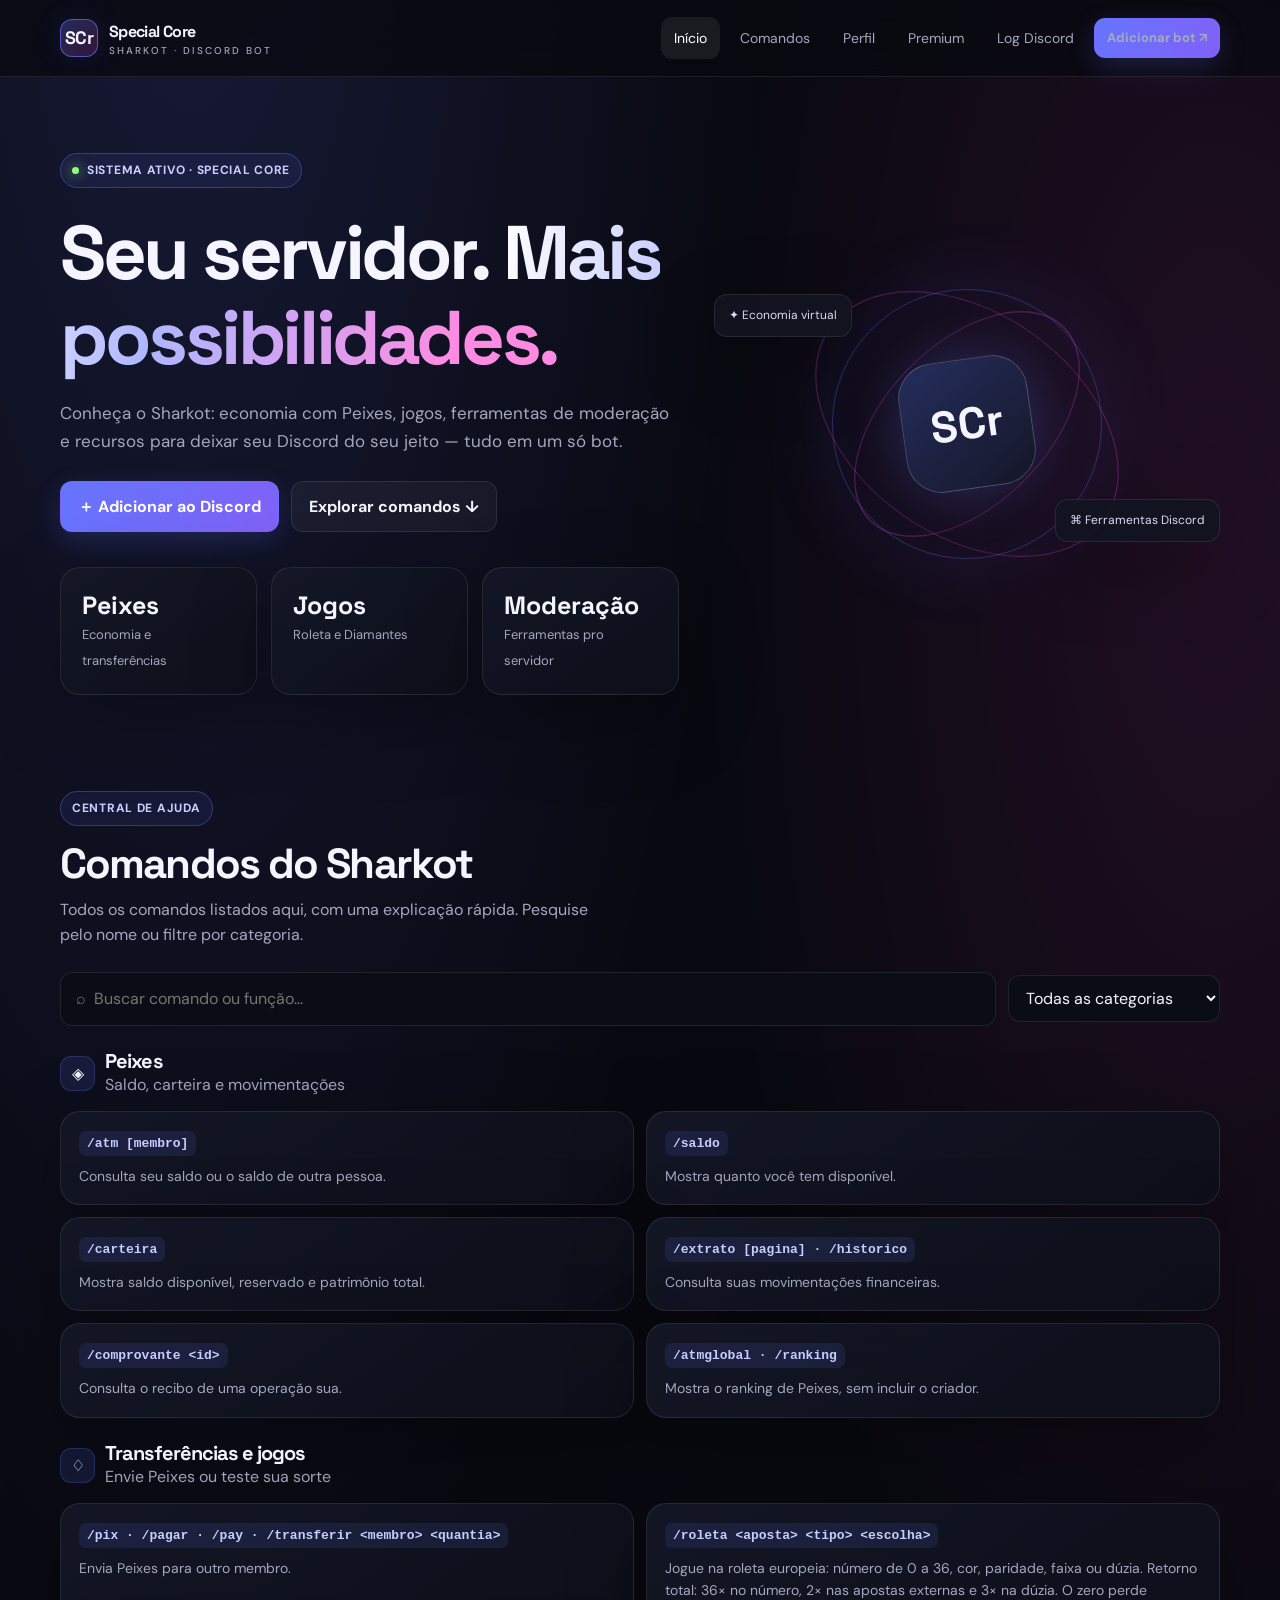
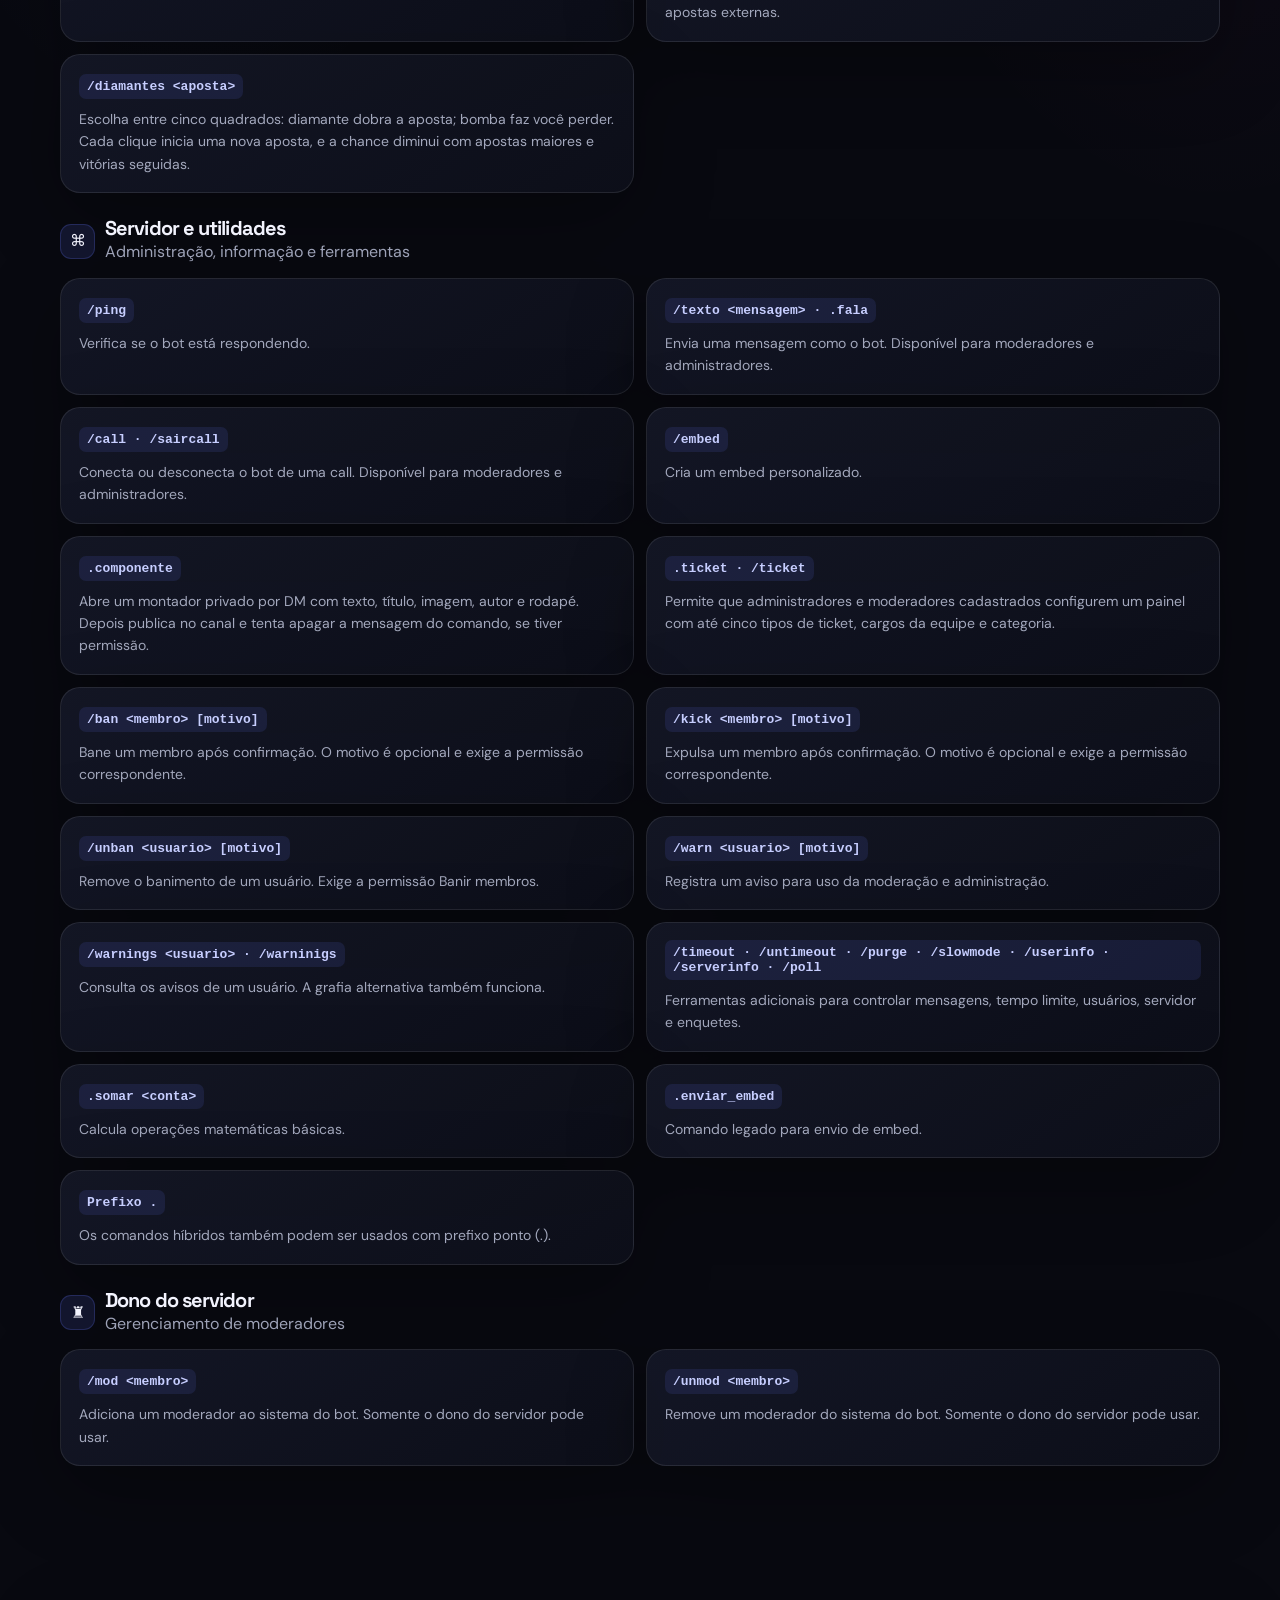
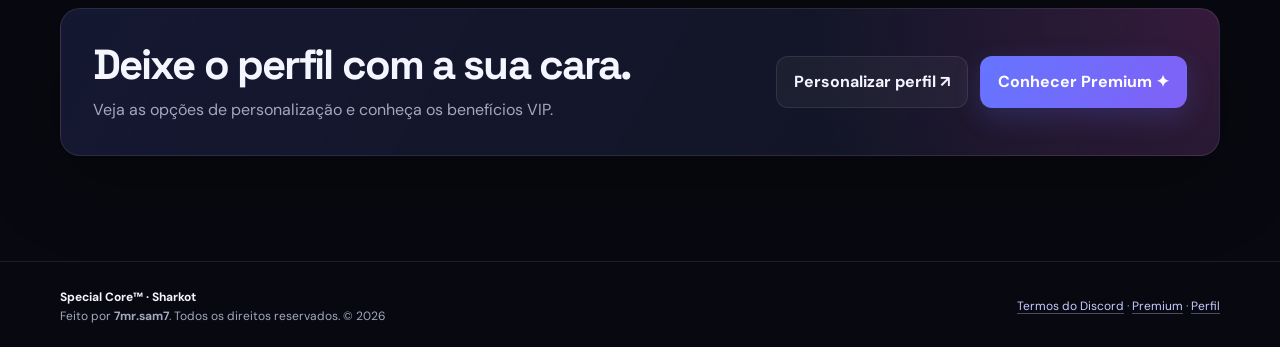
<file: index.html>
<!doctype html>
<html lang="pt-BR">
<head>
<meta charset="utf-8"><meta name="viewport" content="width=device-width,initial-scale=1">
<meta name="theme-color" content="#080910"><meta name="description" content="Sharkot — economia, jogos e ferramentas para seu servidor Discord.">
<title>Sharkot — Special Core</title><link rel="stylesheet" href="style.css">
</head>
<body>
<header class="site-header"><nav class="nav container">
<a class="brand" href="index.html"><span class="brand-mark">SCr</span><span>Special Core<small>SHARKOT · DISCORD BOT</small></span></a>
<div class="nav-links"><a class="active" href="index.html">Início</a><a href="#comandos">Comandos</a><a href="perfil.html">Perfil</a><a href="premium.html">Premium</a><a href="login.html">Log Discord</a><a class="btn small" href="https://discord.com/oauth2/authorize?client_id=1548184820872380517" target="_blank" rel="noopener">Adicionar bot ↗</a></div>
</nav></header>
<main>
<section class="hero container"><div class="hero-grid">
<div><span class="eyebrow"><span class="pulse"></span> Sistema ativo · Special Core</span><h1>Seu servidor. <span class="gradient">Mais possibilidades.</span></h1>
<p class="lead">Conheça o Sharkot: economia com Peixes, jogos, ferramentas de moderação e recursos para deixar seu Discord do seu jeito — tudo em um só bot.</p>
<div class="hero-actions"><a class="btn" href="https://discord.com/oauth2/authorize?client_id=1548184820872380517" target="_blank" rel="noopener">＋ Adicionar ao Discord</a><a class="btn secondary" href="#comandos">Explorar comandos ↓</a></div>
<div class="stat-grid"><div class="panel stat"><strong>Peixes</strong><span>Economia e transferências</span></div><div class="panel stat"><strong>Jogos</strong><span>Roleta e Diamantes</span></div><div class="panel stat"><strong>Moderação</strong><span>Ferramentas pro servidor</span></div></div></div>
<div class="hero-art" aria-label="Arte abstrata da Special Core"><div class="orbit"></div><div class="core-logo">SCr</div><div class="float-tag tag-one">✦ Economia virtual</div><div class="float-tag tag-two">⌘ Ferramentas Discord</div></div>
</div></section>
<section class="section container" id="comandos"><div class="section-head"><div><span class="eyebrow">Central de ajuda</span><h2 style="margin-top:14px">Comandos do Sharkot</h2><p>Todos os comandos listados aqui, com uma explicação rápida. Pesquise pelo nome ou filtre por categoria.</p></div></div>
<div class="toolbar"><input class="search" id="commandSearch" type="search" placeholder="⌕  Buscar comando ou função..." aria-label="Buscar comandos"><select class="filter" id="categoryFilter" aria-label="Filtrar categoria"><option value="all">Todas as categorias</option><option value="peixes">Peixes</option><option value="jogos">Transferências e jogos</option><option value="servidor">Servidor e utilidades</option><option value="dono">Dono do servidor</option></select></div>
<div id="commands">
<section class="command-group" data-category="peixes"><div class="group-title"><span class="symbol">◈</span><div><h3>Peixes</h3><span class="muted">Saldo, carteira e movimentações</span></div></div><div class="command-grid">
<article class="panel command" data-search="/atm membro saldo consultar"><code>/atm [membro]</code><p>Consulta seu saldo ou o saldo de outra pessoa.</p></article>
<article class="panel command" data-search="/saldo saldo"><code>/saldo</code><p>Mostra quanto você tem disponível.</p></article>
<article class="panel command" data-search="/carteira patrimônio reservado"><code>/carteira</code><p>Mostra saldo disponível, reservado e patrimônio total.</p></article>
<article class="panel command" data-search="/extrato /historico histórico movimentações página"><code>/extrato [pagina] · /historico</code><p>Consulta suas movimentações financeiras.</p></article>
<article class="panel command" data-search="/comprovante id recibo operação"><code>/comprovante &lt;id&gt;</code><p>Consulta o recibo de uma operação sua.</p></article>
<article class="panel command" data-search="/atmglobal /ranking ranking classificação"><code>/atmglobal · /ranking</code><p>Mostra o ranking de Peixes, sem incluir o criador.</p></article>
</div></section>
<section class="command-group" data-category="jogos"><div class="group-title"><span class="symbol">♢</span><div><h3>Transferências e jogos</h3><span class="muted">Envie Peixes ou teste sua sorte</span></div></div><div class="command-grid">
<article class="panel command" data-search="/pix /pagar /pay /transferir membro quantia enviar transferência"><code>/pix · /pagar · /pay · /transferir &lt;membro&gt; &lt;quantia&gt;</code><p>Envia Peixes para outro membro.</p></article>
<article class="panel command" data-search="/roleta aposta tipo escolha número cor vermelho preto paridade dúzia"><code>/roleta &lt;aposta&gt; &lt;tipo&gt; &lt;escolha&gt;</code><p>Jogue na roleta europeia: número de 0 a 36, cor, paridade, faixa ou dúzia. Retorno total: 36× no número, 2× nas apostas externas e 3× na dúzia. O zero perde apostas externas.</p></article>
<article class="panel command" data-search="/diamantes aposta bomba quadradinhos"><code>/diamantes &lt;aposta&gt;</code><p>Escolha entre cinco quadrados: diamante dobra a aposta; bomba faz você perder. Cada clique inicia uma nova aposta, e a chance diminui com apostas maiores e vitórias seguidas.</p></article>
</div></section>
<section class="command-group" data-category="servidor"><div class="group-title"><span class="symbol">⌘</span><div><h3>Servidor e utilidades</h3><span class="muted">Administração, informação e ferramentas</span></div></div><div class="command-grid">
<article class="panel command" data-search="/ping resposta bot"><code>/ping</code><p>Verifica se o bot está respondendo.</p></article>
<article class="panel command" data-search="/texto mensagem moderadores administradores .fala"><code>/texto &lt;mensagem&gt; · .fala</code><p>Envia uma mensagem como o bot. Disponível para moderadores e administradores.</p></article>
<article class="panel command" data-search="/call /saircall voz chamada moderadores"><code>/call · /saircall</code><p>Conecta ou desconecta o bot de uma call. Disponível para moderadores e administradores.</p></article>
<article class="panel command" data-search="/embed embed personalizado"><code>/embed</code><p>Cria um embed personalizado.</p></article>
<article class="panel command" data-search=".componente componente montador DM texto título imagem autor rodapé"><code>.componente</code><p>Abre um montador privado por DM com texto, título, imagem, autor e rodapé. Depois publica no canal e tenta apagar a mensagem do comando, se tiver permissão.</p></article>
<article class="panel command" data-search=".ticket /ticket tickets equipe categoria painel"><code>.ticket · /ticket</code><p>Permite que administradores e moderadores cadastrados configurem um painel com até cinco tipos de ticket, cargos da equipe e categoria.</p></article>
<article class="panel command" data-search="/ban membro motivo banir confirmação"><code>/ban &lt;membro&gt; [motivo]</code><p>Bane um membro após confirmação. O motivo é opcional e exige a permissão correspondente.</p></article>
<article class="panel command" data-search="/kick membro motivo expulsar confirmação"><code>/kick &lt;membro&gt; [motivo]</code><p>Expulsa um membro após confirmação. O motivo é opcional e exige a permissão correspondente.</p></article>
<article class="panel command" data-search="/unban usuário motivo banimento banir membros"><code>/unban &lt;usuario&gt; [motivo]</code><p>Remove o banimento de um usuário. Exige a permissão Banir membros.</p></article>
<article class="panel command" data-search="/warn usuário motivo aviso"><code>/warn &lt;usuario&gt; [motivo]</code><p>Registra um aviso para uso da moderação e administração.</p></article>
<article class="panel command" data-search="/warnings /warninigs avisos consultar"><code>/warnings &lt;usuario&gt; · /warninigs</code><p>Consulta os avisos de um usuário. A grafia alternativa também funciona.</p></article>
<article class="panel command" data-search="/timeout /untimeout /purge /slowmode /userinfo /serverinfo /poll ferramentas"><code>/timeout · /untimeout · /purge · /slowmode · /userinfo · /serverinfo · /poll</code><p>Ferramentas adicionais para controlar mensagens, tempo limite, usuários, servidor e enquetes.</p></article>
<article class="panel command" data-search=".somar conta matemática cálculo"><code>.somar &lt;conta&gt;</code><p>Calcula operações matemáticas básicas.</p></article>
<article class="panel command" data-search=".enviar_embed legado"><code>.enviar_embed</code><p>Comando legado para envio de embed.</p></article>
<article class="panel command" data-search="prefixo ponto híbridos . comandos"><code>Prefixo <b>.</b></code><p>Os comandos híbridos também podem ser usados com prefixo ponto (.).</p></article>
</div></section>
<section class="command-group" data-category="dono"><div class="group-title"><span class="symbol">♜</span><div><h3>Dono do servidor</h3><span class="muted">Gerenciamento de moderadores</span></div></div><div class="command-grid">
<article class="panel command" data-search="/mod membro adicionar moderador dono"><code>/mod &lt;membro&gt;</code><p>Adiciona um moderador ao sistema do bot. Somente o dono do servidor pode usar.</p></article>
<article class="panel command" data-search="/unmod membro remover moderador dono"><code>/unmod &lt;membro&gt;</code><p>Remove um moderador do sistema do bot. Somente o dono do servidor pode usar.</p></article>
</div></section>
</div><div class="panel empty" id="emptyState">Nenhum comando encontrado. Tente outro termo.</div>
</section>
<section class="section container"><div class="panel cta"><div><h2>Deixe o perfil com a sua cara.</h2><p>Veja as opções de personalização e conheça os benefícios VIP.</p></div><div class="hero-actions"><a class="btn secondary" href="perfil.html">Personalizar perfil ↗</a><a class="btn" href="premium.html">Conhecer Premium ✦</a></div></div></section>
</main>
<footer class="site-footer"><div class="container footer-inner"><div><div class="footer-brand">Special Core™ · Sharkot</div><div>Feito por <strong>7mr.sam7</strong>. Todos os direitos reservados. © <span id="year"></span></div></div><div><a href="https://discord.com/terms" target="_blank" rel="noopener">Termos do Discord</a> · <a href="premium.html">Premium</a> · <a href="perfil.html">Perfil</a></div></div></footer>
<div class="toast" id="toast" role="status" aria-live="polite"></div>
<script>
document.getElementById('year').textContent=new Date().getFullYear();
const search=document.getElementById('commandSearch'),filter=document.getElementById('categoryFilter'),groups=[...document.querySelectorAll('.command-group')],cards=[...document.querySelectorAll('.command')],empty=document.getElementById('emptyState');
function filterCommands(){let q=search.value.toLowerCase().trim(),cat=filter.value,visible=0;groups.forEach(g=>{let groupVisible=0;const categoryOK=cat==='all'||g.dataset.category===cat;g.querySelectorAll('.command').forEach(c=>{let ok=categoryOK&&((c.innerText+' '+(c.dataset.search||'')).toLowerCase().includes(q));c.classList.toggle('hidden',!ok);if(ok){visible++;groupVisible++}});g.classList.toggle('hidden',groupVisible===0)});empty.style.display=visible?'none':'block'}
search.addEventListener('input',filterCommands);filter.addEventListener('change',filterCommands);
</script>

<script>
const API_URL = "https://special-core-backend.onrender.com";

async function carregarConfiguracoes() {
    try {
        const resposta = await fetch(`${API_URL}/api/settings`);

        if (!resposta.ok) {
            throw new Error("Erro ao buscar configurações");
        }

        const dados = await resposta.json();

        console.log("Configurações carregadas:", dados.settings);

        return dados.settings;
    } catch (erro) {
        console.error("Erro ao conectar com o backend:", erro);
        return null;
    }
}

document.addEventListener("DOMContentLoaded", async () => {
    const configuracoes = await carregarConfiguracoes();

    if (configuracoes) {
        console.log("Backend conectado ao site!");
    }
});
</script>
</body></html>
</file>
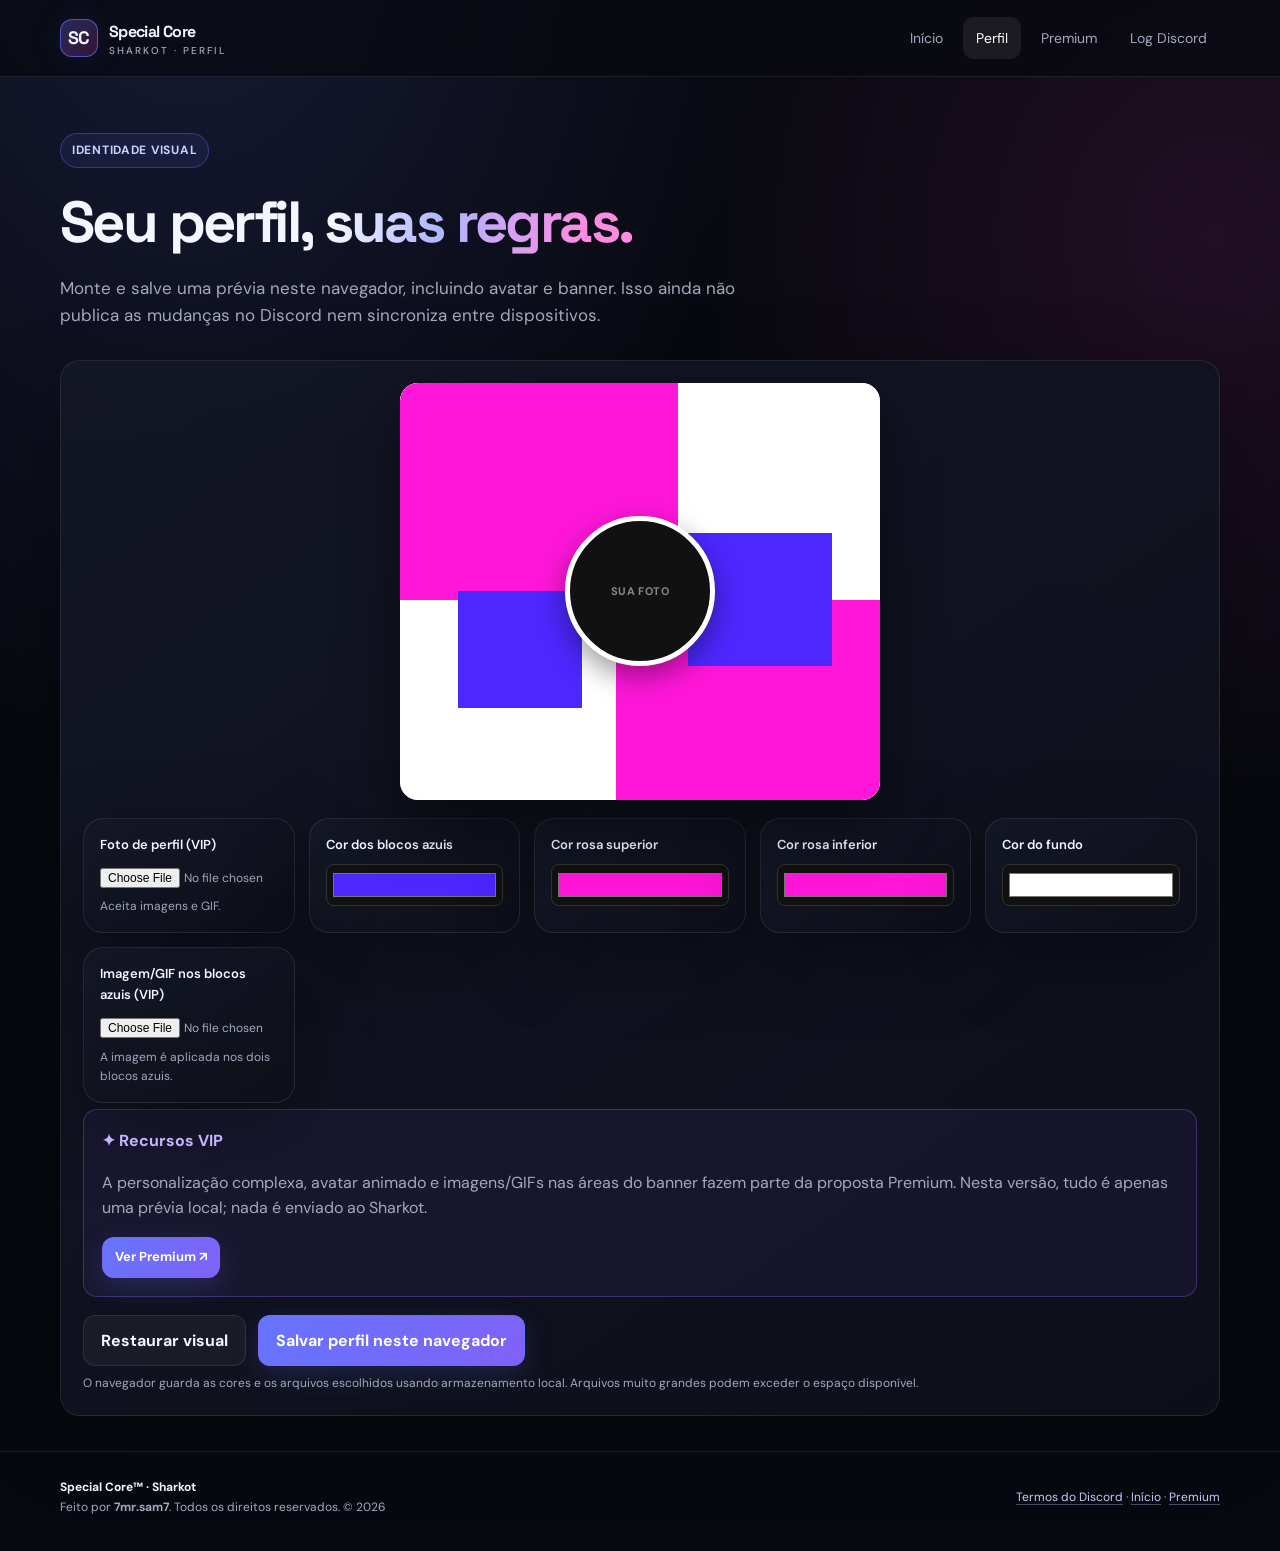
<file: perfil.html>
<!doctype html>
<html lang="pt-BR">
<head>
  <meta charset="utf-8">
  <meta name="viewport" content="width=device-width, initial-scale=1">
  <meta name="theme-color" content="#080910">
  <title>Perfil — Special Core</title>
  <link rel="stylesheet" href="style.css">
  <style>
    /* ========== PREVIEW DO PERFIL (baseado no modelo) ========== */
    <style>
  /* ========== PREVIEW DO PERFIL ========== */
  .profile-wrap {
    display: grid;
    gap: 32px;
  }

  .profile-preview {
    position: relative;
    width: 100%;
    max-width: 480px;
    aspect-ratio: 1.15 / 1;
    margin: 0 auto;
    background: var(--profile-bg, #ffffff);
    border-radius: 18px;
    overflow: hidden;
    box-shadow: 0 25px 60px rgba(0, 0, 0, 0.45);
  }

  .shape {
    position: absolute;
  }

  /* Rosa superior (esquerda) */
  .shape-pink-top {
    top: 0;
    left: 0;
    width: 58%;
    height: 52%;
    background: var(--pink-a, #ff16d9);
  }

  /* Rosa inferior (direita) */
  .shape-pink-bottom {
    bottom: 0;
    right: 0;
    width: 55%;
    height: 48%;
    background: var(--pink-b, #ff16d9);
  }

  /* Azul esquerdo (mais baixo) */
  .shape-blue-left {
    bottom: 22%;
    left: 12%;
    width: 26%;
    height: 28%;
    background-color: var(--banner, #4d27ff);
    background-size: cover;
    background-position: center;
  }

  /* Azul direito */
  .shape-blue-right {
    top: 36%;
    right: 10%;
    width: 30%;
    height: 32%;
    background-color: var(--banner, #4d27ff);
    background-size: cover;
    background-position: center;
  }

  /* Avatar central */
  .profile-avatar {
    position: absolute;
    top: 50%;
    left: 50%;
    transform: translate(-50%, -50%);
    width: 34%;
    max-width: 150px;
    aspect-ratio: 1;
    border-radius: 50%;
    background: #111;
    border: 5px solid var(--profile-bg, #ffffff);
    overflow: hidden;
    display: grid;
    place-items: center;
    z-index: 20;
    box-shadow: 0 10px 28px rgba(0, 0, 0, 0.4);
  }

  .profile-avatar img {
    width: 100%;
    height: 100%;
    object-fit: cover;
    display: none;
    border-radius: 50%;
  }

  .avatar-placeholder {
    font-size: 11px;
    font-weight: 700;
    letter-spacing: 0.04em;
    color: #888;
    text-align: center;
    padding: 8px;
    line-height: 1.3;
  }

  /* Controles */
  .profile-controls {
    display: grid;
    grid-template-columns: repeat(auto-fit, minmax(200px, 1fr));
    gap: 14px;
  }

  .control-card {
    padding: 16px;
  }

  .control-card label {
    display: block;
    font-size: 13px;
    font-weight: 600;
    margin-bottom: 8px;
  }

  .control-card input[type="file"],
  .control-card input[type="color"] {
    width: 100%;
  }

  .control-card input[type="color"] {
    height: 42px;
    padding: 4px;
    border-radius: 8px;
    border: 1px solid #333;
    background: #111;
    cursor: pointer;
  }

  .vip-lock {
    margin-top: 6px;
    padding: 18px;
    border-radius: 14px;
    border: 1px solid rgba(139, 92, 246, 0.35);
    background: rgba(139, 92, 246, 0.08);
  }

  .vip-lock strong {
    display: block;
    margin-bottom: 6px;
    color: #c4b5fd;
  }

  .admin-actions {
    display: flex;
    gap: 12px;
    flex-wrap: wrap;
    margin-top: 18px;
  }

  @media (max-width: 560px) {
    .profile-preview {
      max-width: 100%;
    }
    .profile-avatar {
      width: 38%;
    }
  }
</style>
  </style>
</head>
<body>
  <header class="site-header">
    <nav class="nav container">
      <a class="brand" href="index.html">
        <span class="brand-mark">SC</span>
        <span>Special Core<small>SHARKOT · PERFIL</small></span>
      </a>
      <div class="nav-links">
        <a href="index.html">Início</a>
        <a class="active" href="perfil.html">Perfil</a>
        <a href="premium.html">Premium</a>
        <a href="login.html">Log Discord</a>
      </div>
    </nav>
  </header>

  <main class="container">
    <section class="page-hero">
      <span class="eyebrow">Identidade visual</span>
      <h1>Seu perfil, <span class="gradient">suas regras.</span></h1>
      <p class="lead">
        Monte e salve uma prévia neste navegador, incluindo avatar e banner.
        Isso ainda não publica as mudanças no Discord nem sincroniza entre dispositivos.
      </p>
    </section>

    <section class="panel profile-wrap">
      <!-- Prévia geométrica -->
      <div class="profile-preview" id="profilePreview">
       <div class="profile-preview" id="profilePreview">
  <div class="shape shape-pink-top" id="pinkTop"></div>
  <div class="shape shape-pink-bottom" id="pinkBottom"></div>
  <div class="shape shape-blue-left" id="blueLeft"></div>
  <div class="shape shape-blue-right" id="blueRight"></div>

  <div class="profile-avatar" id="avatarBox">
    <span class="avatar-placeholder" id="avatarPlaceholder">SUA FOTO</span>
    <img id="avatarImg" alt="Prévia do avatar">
  </div>
</div>
      </div>

      <!-- Controles -->
      <div class="profile-controls">
        <div class="panel control-card">
          <label for="avatarFile">Foto de perfil (VIP)</label>
          <input type="file" id="avatarFile" accept="image/*">
          <p class="hint">Aceita imagens e GIF.</p>
        </div>

        <div class="panel control-card">
          <label for="bannerColor">Cor dos blocos azuis</label>
          <input type="color" id="bannerColor" value="#4d27ff">
        </div>

        <div class="panel control-card">
          <label for="pinkAColor">Cor rosa superior</label>
          <input type="color" id="pinkAColor" value="#ff16d9">
        </div>

        <div class="panel control-card">
          <label for="pinkBColor">Cor rosa inferior</label>
          <input type="color" id="pinkBColor" value="#ff16d9">
        </div>

        <div class="panel control-card">
          <label for="backgroundColor">Cor do fundo</label>
          <input type="color" id="backgroundColor" value="#ffffff">
        </div>

        <div class="panel control-card">
          <label for="bannerFile">Imagem/GIF nos blocos azuis (VIP)</label>
          <input type="file" id="bannerFile" accept="image/*">
          <p class="hint">A imagem é aplicada nos dois blocos azuis.</p>
        </div>
      </div>

      <div class="vip-lock">
        <strong>✦ Recursos VIP</strong>
        <p class="muted">
          A personalização complexa, avatar animado e imagens/GIFs nas áreas do banner
          fazem parte da proposta Premium. Nesta versão, tudo é apenas uma prévia local;
          nada é enviado ao Sharkot.
        </p>
        <a class="btn small" href="premium.html">Ver Premium ↗</a>
      </div>

      <div class="admin-actions">
        <button class="btn secondary" id="resetProfile" type="button">Restaurar visual</button>
        <button class="btn" id="savePreview" type="button">Salvar perfil neste navegador</button>
      </div>

      <p class="hint">
        O navegador guarda as cores e os arquivos escolhidos usando armazenamento local.
        Arquivos muito grandes podem exceder o espaço disponível.
      </p>
    </section>
  </main>

  <footer class="site-footer">
    <div class="container footer-inner">
      <div>
        <div class="footer-brand">Special Core™ · Sharkot</div>
        <div>Feito por <strong>7mr.sam7</strong>. Todos os direitos reservados. © <span id="year"></span></div>
      </div>
      <div>
        <a href="https://discord.com/terms" target="_blank" rel="noopener">Termos do Discord</a> ·
        <a href="index.html">Início</a> ·
        <a href="premium.html">Premium</a>
      </div>
    </div>
  </footer>

  <div class="toast" id="toast" role="status" aria-live="polite"></div>

  <script>
    (() => {
      'use strict';

      const $ = (id) => document.getElementById(id);

      const preview = $('profilePreview');
      const toast = $('toast');
      const avatarImg = $('avatarImg');
      const avatarPlaceholder = $('avatarPlaceholder');
      const blueLeft = $('blueLeft');
      const blueRight = $('blueRight');

      const DB_NAME = 'special-core-profile-v2';
      const STORE = 'assets';
      const COLORS_KEY = 'sc-profile-colors-v2';

      let avatarObjectUrl = null;
      let bannerObjectUrl = null;

      function say(message) {
        toast.textContent = message;
        toast.classList.add('show');
        setTimeout(() => toast.classList.remove('show'), 2800);
      }

      function openDB() {
        return new Promise((resolve, reject) => {
          const request = indexedDB.open(DB_NAME, 1);
          request.onupgradeneeded = () => {
            if (!request.result.objectStoreNames.contains(STORE)) {
              request.result.createObjectStore(STORE);
            }
          };
          request.onsuccess = () => resolve(request.result);
          request.onerror = () => reject(request.error);
        });
      }

      async function putAsset(key, file) {
        const db = await openDB();
        return new Promise((resolve, reject) => {
          const tx = db.transaction(STORE, 'readwrite');
          tx.objectStore(STORE).put({ blob: file, type: file.type, name: file.name }, key);
          tx.oncomplete = () => { db.close(); resolve(); };
          tx.onerror = () => { db.close(); reject(tx.error); };
        });
      }

      async function getAsset(key) {
        const db = await openDB();
        return new Promise((resolve, reject) => {
          const tx = db.transaction(STORE, 'readonly');
          const request = tx.objectStore(STORE).get(key);
          request.onsuccess = () => { db.close(); resolve(request.result || null); };
          request.onerror = () => { db.close(); reject(request.error); };
        });
      }

      async function deleteAssets() {
        const db = await openDB();
        return new Promise((resolve, reject) => {
          const tx = db.transaction(STORE, 'readwrite');
          tx.objectStore(STORE).clear();
          tx.oncomplete = () => { db.close(); resolve(); };
          tx.onerror = () => { db.close(); reject(tx.error); };
        });
      }

      // Cores
      function bindColor(inputId, cssVariable) {
        const input = $(inputId);
        input.addEventListener('input', () => {
          preview.style.setProperty(cssVariable, input.value);
        });
      }

      bindColor('bannerColor', '--banner');
      bindColor('pinkAColor', '--pink-a');
      bindColor('pinkBColor', '--pink-b');
      bindColor('backgroundColor', '--profile-bg');

      // Avatar
      function showAvatar(file) {
        if (avatarObjectUrl) URL.revokeObjectURL(avatarObjectUrl);
        avatarObjectUrl = URL.createObjectURL(file);
        avatarImg.src = avatarObjectUrl;
        avatarImg.style.display = 'block';
        avatarPlaceholder.style.display = 'none';
      }

      // Banner (aplica nos dois blocos azuis)
      function showBanner(file) {
        if (bannerObjectUrl) URL.revokeObjectURL(bannerObjectUrl);
        bannerObjectUrl = URL.createObjectURL(file);

        const url = `url("${bannerObjectUrl}")`;
        blueLeft.style.backgroundImage = url;
        blueRight.style.backgroundImage = url;
        blueLeft.style.backgroundSize = 'cover';
        blueRight.style.backgroundSize = 'cover';
        blueLeft.style.backgroundPosition = 'center';
        blueRight.style.backgroundPosition = 'center';
      }

      // Eventos de arquivo
      $('avatarFile').addEventListener('change', (e) => {
        const file = e.target.files[0];
        if (!file) return;
        if (!file.type.startsWith('image/')) return say('Escolha um arquivo de imagem ou GIF.');
        showAvatar(file);
        say('Avatar aplicado. Clique em salvar para guardar.');
      });

      $('bannerFile').addEventListener('change', (e) => {
        const file = e.target.files[0];
        if (!file) return;
        if (!file.type.startsWith('image/')) return say('Escolha um arquivo de imagem ou GIF.');
        showBanner(file);
        say('Banner aplicado nos blocos azuis. Clique em salvar para guardar.');
      });

      // Salvar
      $('savePreview').addEventListener('click', async () => {
        try {
          const colors = {
            banner: $('bannerColor').value,
            pinkA: $('pinkAColor').value,
            pinkB: $('pinkBColor').value,
            bg: $('backgroundColor').value
          };
          localStorage.setItem(COLORS_KEY, JSON.stringify(colors));

          const avatarFile = $('avatarFile').files[0];
          const bannerFile = $('bannerFile').files[0];

          if (avatarFile) await putAsset('avatar', avatarFile);
          if (bannerFile) await putAsset('banner', bannerFile);

          say('Perfil salvo neste navegador!');
        } catch (err) {
          console.error(err);
          say('Não coube no armazenamento. Tente imagens menores.');
        }
      });

      // Restaurar
      async function restore() {
        const defaults = {
          banner: '#4d27ff',
          pinkA: '#ff16d9',
          pinkB: '#ff16d9',
          bg: '#ffffff'
        };

        try {
          Object.assign(defaults, JSON.parse(localStorage.getItem(COLORS_KEY) || '{}'));
        } catch (e) {}

        const map = [
          ['bannerColor', 'banner', '--banner'],
          ['pinkAColor', 'pinkA', '--pink-a'],
          ['pinkBColor', 'pinkB', '--pink-b'],
          ['backgroundColor', 'bg', '--profile-bg']
        ];

        map.forEach(([id, key, cssVar]) => {
          $(id).value = defaults[key];
          preview.style.setProperty(cssVar, defaults[key]);
        });

        try {
          const avatarData = await getAsset('avatar');
          const bannerData = await getAsset('banner');
          if (avatarData?.blob) showAvatar(avatarData.blob);
          if (bannerData?.blob) showBanner(bannerData.blob);
        } catch (e) {}
      }

      // Reset
      $('resetProfile').addEventListener('click', async () => {
        try {
          localStorage.removeItem(COLORS_KEY);
          await deleteAssets();
        } catch (e) {}

        $('avatarFile').value = '';
        $('bannerFile').value = '';

        avatarImg.style.display = 'none';
        avatarPlaceholder.style.display = 'block';
        blueLeft.style.backgroundImage = '';
        blueRight.style.backgroundImage = '';

        if (avatarObjectUrl) {
          URL.revokeObjectURL(avatarObjectUrl);
          avatarObjectUrl = null;
        }
        if (bannerObjectUrl) {
          URL.revokeObjectURL(bannerObjectUrl);
          bannerObjectUrl = null;
        }

        await restore();
        say('Prévia restaurada.');
      });

      // Init
      $('year').textContent = new Date().getFullYear();
      restore();
    })();
  </script>
</body>
</html>
</file>
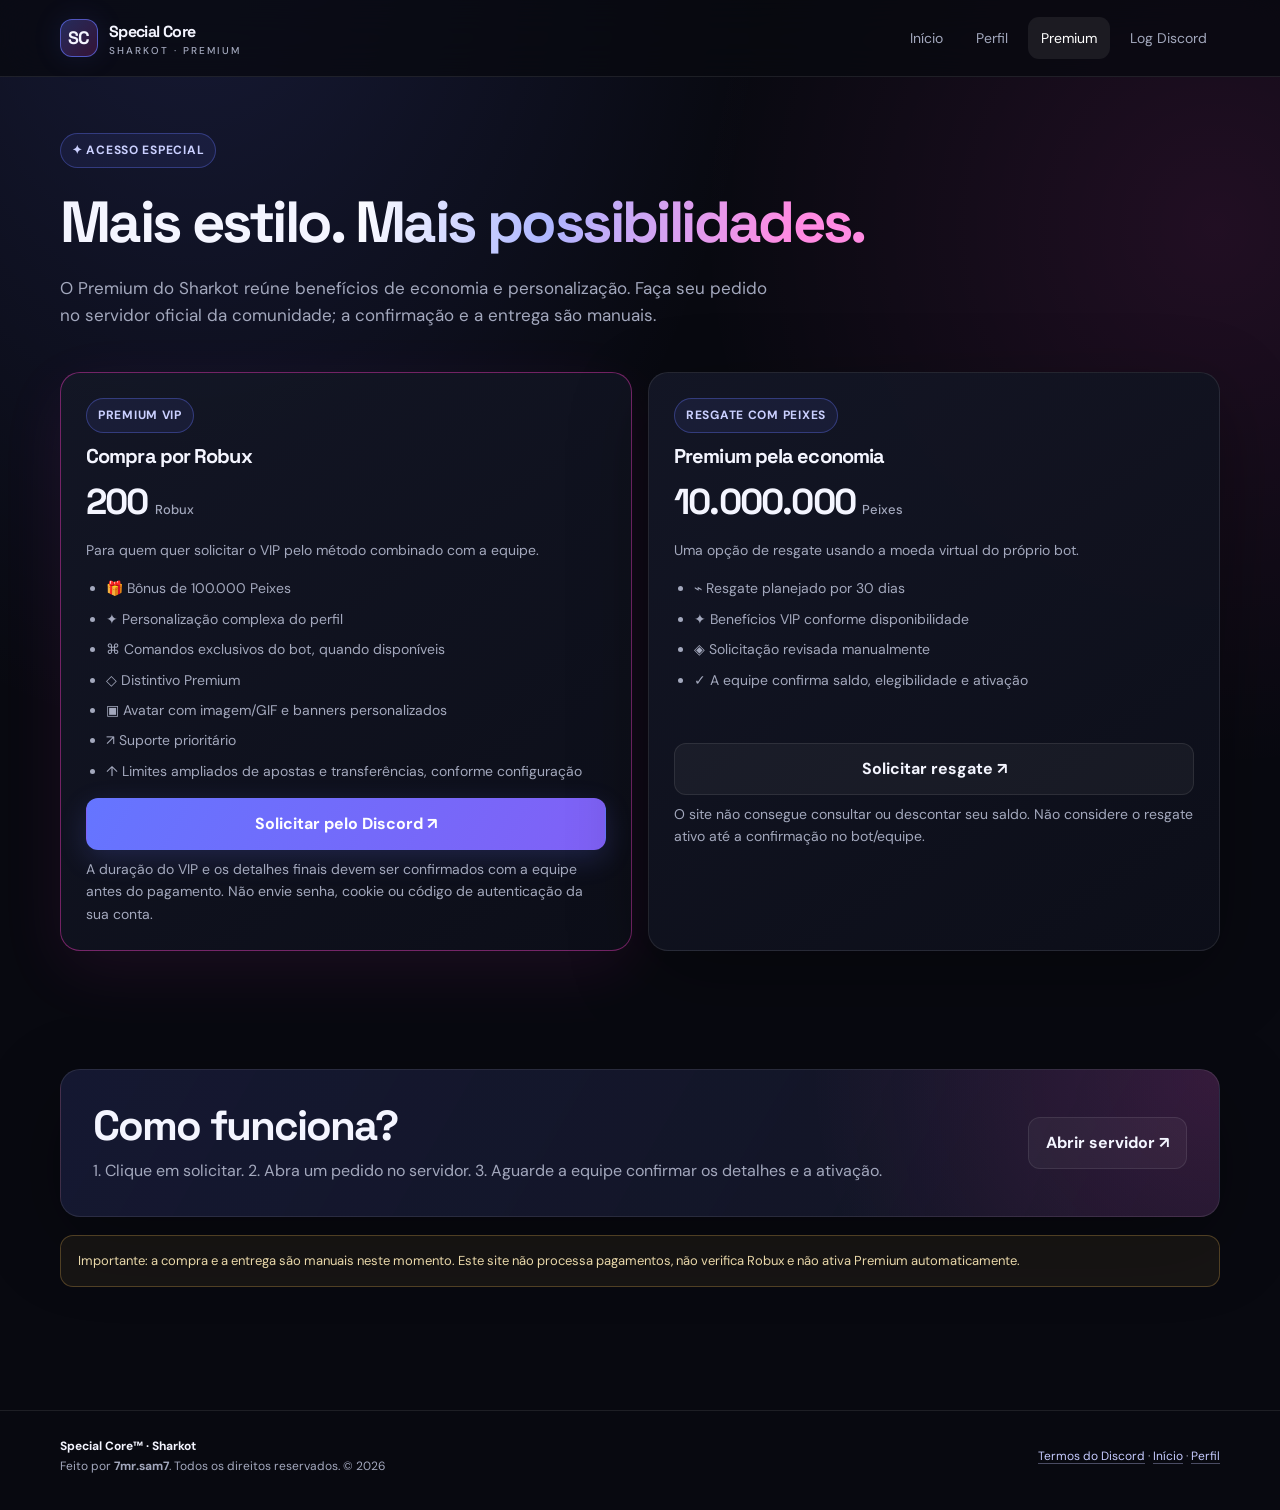
<file: premium.html>
<!doctype html>
<html lang="pt-BR"><head><meta charset="utf-8"><meta name="viewport" content="width=device-width,initial-scale=1"><meta name="theme-color" content="#080910"><title>Premium — Special Core</title><link rel="stylesheet" href="style.css"></head>
<body>
<header class="site-header"><nav class="nav container"><a class="brand" href="index.html"><span class="brand-mark">SC</span><span>Special Core<small>SHARKOT · PREMIUM</small></span></a><div class="nav-links"><a href="index.html">Início</a><a href="perfil.html">Perfil</a><a class="active" href="premium.html">Premium</a><a href="login.html">Log Discord</a></div></nav></header>
<main class="container"><section class="page-hero"><span class="eyebrow">✦ Acesso especial</span><h1>Mais estilo. <span class="gradient">Mais possibilidades.</span></h1><p class="lead">O Premium do Sharkot reúne benefícios de economia e personalização. Faça seu pedido no servidor oficial da comunidade; a confirmação e a entrega são manuais.</p></section>
<section class="section" style="padding-top:12px"><div class="premium-grid">
<article class="panel price-card featured"><span class="eyebrow">Premium VIP</span><h3>Compra por Robux</h3><div class="price">200 <small>Robux</small></div><p>Para quem quer solicitar o VIP pelo método combinado com a equipe.</p><ul><li>🎁 Bônus de 100.000 Peixes</li><li>✦ Personalização complexa do perfil</li><li>⌘ Comandos exclusivos do bot, quando disponíveis</li><li>◇ Distintivo Premium</li><li>▣ Avatar com imagem/GIF e banners personalizados</li><li>↗ Suporte prioritário</li><li>↑ Limites ampliados de apostas e transferências, conforme configuração</li></ul><a class="btn" data-purchase href="#" style="width:100%">Solicitar pelo Discord ↗</a><p class="hint">A duração do VIP e os detalhes finais devem ser confirmados com a equipe antes do pagamento. Não envie senha, cookie ou código de autenticação da sua conta.</p></article>
<article class="panel price-card"><span class="eyebrow">Resgate com Peixes</span><h3>Premium pela economia</h3><div class="price">10.000.000 <small>Peixes</small></div><p>Uma opção de resgate usando a moeda virtual do próprio bot.</p><ul><li>⌁ Resgate planejado por 30 dias</li><li>✦ Benefícios VIP conforme disponibilidade</li><li>◈ Solicitação revisada manualmente</li><li>✓ A equipe confirma saldo, elegibilidade e ativação</li></ul><a class="btn secondary" data-purchase href="#" style="width:100%">Solicitar resgate ↗</a><p class="hint">O site não consegue consultar ou descontar seu saldo. Não considere o resgate ativo até a confirmação no bot/equipe.</p></article>
</div></section>
<section class="section"><div class="panel cta"><div><h2>Como funciona?</h2><p>1. Clique em solicitar. 2. Abra um pedido no servidor. 3. Aguarde a equipe confirmar os detalhes e a ativação.</p></div><a class="btn secondary" data-purchase href="#">Abrir servidor ↗</a></div><div class="admin-warning">Importante: a compra e a entrega são manuais neste momento. Este site não processa pagamentos, não verifica Robux e não ativa Premium automaticamente.</div></section>
</main>
<footer class="site-footer"><div class="container footer-inner"><div><div class="footer-brand">Special Core™ · Sharkot</div><div>Feito por <strong>7mr.sam7</strong>. Todos os direitos reservados. © <span id="year"></span></div></div><div><a href="https://discord.com/terms" target="_blank" rel="noopener">Termos do Discord</a> · <a href="index.html">Início</a> · <a href="perfil.html">Perfil</a></div></div></footer><div class="toast" id="toast" role="status" aria-live="polite"></div>
<script>
const DISCORD_SERVER_INVITE='https://discord.gg/2S4BZKhGy';
document.getElementById('year').textContent=new Date().getFullYear();
document.querySelectorAll('[data-purchase]').forEach(a=>a.addEventListener('click',e=>{e.preventDefault();if(!DISCORD_SERVER_INVITE||DISCORD_SERVER_INVITE.includes('COLOQUE_SEU_CONVITE')){alert('Antes de publicar, coloque o convite do seu servidor Discord no arquivo premium.html.');return}window.open(DISCORD_SERVER_INVITE,'_blank','noopener,noreferrer')}));
</script></body></html>
</file>
<file: style.css>
@import url('https://fonts.googleapis.com/css2?family=DM+Sans:wght@400;500;600;700&family=Space+Grotesk:wght@400;500;600;700&display=swap');

:root{
  --bg:#080910;--panel:#10121d;--panel2:#151827;--line:rgba(255,255,255,.09);
  --text:#f4f5ff;--muted:#a3a8bd;--blue:#6575ff;--cyan:#4ce4ff;--pink:#ff3fca;
  --green:#91ff7a;--radius:20px;--shadow:0 24px 80px rgba(0,0,0,.32);
}
*{box-sizing:border-box}
html{scroll-behavior:smooth;scroll-padding-top:100px}
body{margin:0;background:radial-gradient(ellipse at 15% -10%,rgba(101,117,255,.17),transparent 38%),radial-gradient(ellipse at 95% 15%,rgba(255,63,202,.10),transparent 30%),var(--bg);color:var(--text);font-family:'DM Sans',sans-serif;line-height:1.6}
body:before{content:"";position:fixed;inset:0;pointer-events:none;opacity:.16;background-image:linear-gradient(rgba(255,255,255,.025) 1px,transparent 1px),linear-gradient(90deg,rgba(255,255,255,.025) 1px,transparent 1px);background-size:42px 42px;mask-image:linear-gradient(to bottom,black,transparent 80%);z-index:-1}
a{color:inherit;text-decoration:none}
button,input,textarea,select{font:inherit}
button,a,.btn{ -webkit-tap-highlight-color:transparent}
.container{width:min(1160px,calc(100% - 36px));margin-inline:auto}
.site-header{position:sticky;top:0;z-index:50;background:rgba(8,9,16,.78);backdrop-filter:blur(18px);border-bottom:1px solid var(--line)}
.nav{min-height:76px;display:flex;align-items:center;justify-content:space-between;gap:20px}
.brand{display:flex;align-items:center;gap:11px;font-family:'Space Grotesk',sans-serif;font-weight:700;letter-spacing:-.04em}
.brand-mark{width:38px;height:38px;display:grid;place-items:center;border:1px solid rgba(101,117,255,.65);border-radius:12px;background:linear-gradient(135deg,rgba(101,117,255,.3),rgba(255,63,202,.18));box-shadow:0 0 30px rgba(101,117,255,.12);font-size:18px}
.brand small{display:block;font:500 10px 'DM Sans',sans-serif;letter-spacing:.2em;color:var(--muted);text-transform:uppercase}
.nav-links{display:flex;align-items:center;gap:7px;flex-wrap:wrap}
.nav-links a{padding:10px 13px;color:var(--muted);border-radius:11px;font-size:14px;transition:.22s}
.nav-links a:hover,.nav-links a.active{color:white;background:rgba(255,255,255,.07)}
.btn{display:inline-flex;align-items:center;justify-content:center;gap:9px;padding:12px 17px;border:1px solid transparent;border-radius:12px;background:linear-gradient(120deg,var(--blue),#8061f6);color:#fff;font-weight:700;cursor:pointer;transition:transform .18s,box-shadow .18s,filter .18s;box-shadow:0 9px 28px rgba(101,117,255,.2)}
.btn:hover{transform:translateY(-2px) scale(1.015);box-shadow:0 13px 34px rgba(101,117,255,.3);filter:brightness(1.08)}
.btn:active{transform:scale(.96)}
.btn.secondary{background:rgba(255,255,255,.045);border-color:var(--line);box-shadow:none;color:var(--text)}
.btn.small{padding:9px 12px;font-size:13px}
.hero{padding:76px 0 48px;position:relative}
.eyebrow{display:inline-flex;align-items:center;gap:8px;padding:7px 11px;border:1px solid rgba(101,117,255,.35);border-radius:999px;background:rgba(101,117,255,.09);font-size:12px;font-weight:700;color:#cbd0ff;letter-spacing:.06em;text-transform:uppercase}
.pulse{width:7px;height:7px;border-radius:50%;background:var(--green);box-shadow:0 0 14px var(--green)}
h1,h2,h3{font-family:'Space Grotesk',sans-serif;line-height:1.12;letter-spacing:-.045em;margin:0}
h1{font-size:clamp(42px,7vw,76px);max-width:850px;margin-top:22px}
h1 .gradient{background:linear-gradient(100deg,#fff 0%,#aeb7ff 38%,#ff8ae2 85%);-webkit-background-clip:text;background-clip:text;color:transparent}
h2{font-size:clamp(28px,4vw,42px)}
h3{font-size:20px}
.lead{max-width:720px;color:var(--muted);font-size:17px;margin:20px 0 26px}
.hero-actions{display:flex;gap:12px;flex-wrap:wrap}
.hero-grid{display:grid;grid-template-columns:1.1fr .9fr;gap:35px;align-items:center}
.hero-art{min-height:300px;position:relative;display:grid;place-items:center;isolation:isolate}
.orbit{position:absolute;width:270px;height:270px;border:1px solid rgba(101,117,255,.35);border-radius:50%;box-shadow:0 0 80px rgba(101,117,255,.12),inset 0 0 50px rgba(101,117,255,.08);animation:float 7s ease-in-out infinite}
.orbit:before,.orbit:after{content:"";position:absolute;border:1px solid rgba(255,63,202,.25);border-radius:50%;inset:22px;transform:rotate(35deg) scaleX(1.5)}
.orbit:after{inset:53px;transform:rotate(-45deg) scaleX(1.7)}
.core-logo{width:130px;height:130px;border-radius:35px;display:grid;place-items:center;font:700 44px 'Space Grotesk',sans-serif;background:linear-gradient(145deg,#252d5d,#151727);border:1px solid rgba(255,255,255,.2);box-shadow:0 0 70px rgba(101,117,255,.32);transform:rotate(-8deg)}
.float-tag{position:absolute;padding:11px 14px;background:rgba(18,20,33,.9);border:1px solid var(--line);border-radius:13px;color:#d9dcf1;font-size:12px;box-shadow:var(--shadow)}
.tag-one{top:20px;left:0}.tag-two{right:0;bottom:32px}
.section{padding:48px 0 70px}
.section-head{display:flex;align-items:end;justify-content:space-between;gap:18px;margin-bottom:24px}
.section-head p{max-width:540px;color:var(--muted);margin:10px 0 0}
.panel{background:linear-gradient(145deg,rgba(20,23,38,.94),rgba(13,15,25,.94));border:1px solid var(--line);border-radius:var(--radius);box-shadow:var(--shadow)}
.stat-grid{display:grid;grid-template-columns:repeat(3,1fr);gap:14px;margin-top:35px}
.stat{padding:21px}.stat strong{display:block;font:700 25px 'Space Grotesk',sans-serif}.stat span{font-size:13px;color:var(--muted)}
.toolbar{display:flex;gap:12px;align-items:center;margin:20px 0 22px;flex-wrap:wrap}
.search{flex:1;min-width:220px;padding:13px 15px;background:#0b0d16;border:1px solid var(--line);border-radius:12px;color:var(--text);outline:none}
.search:focus,input:focus,textarea:focus,select:focus{border-color:var(--blue);box-shadow:0 0 0 3px rgba(101,117,255,.12)}
.filter{padding:11px 13px;background:#0b0d16;border:1px solid var(--line);border-radius:12px;color:var(--text)}
.command-group{margin:24px 0}
.group-title{display:flex;align-items:center;gap:10px;margin-bottom:13px}
.group-title .symbol{width:35px;height:35px;display:grid;place-items:center;background:rgba(101,117,255,.13);border:1px solid rgba(101,117,255,.22);border-radius:11px}
.command-grid{display:grid;grid-template-columns:repeat(2,minmax(0,1fr));gap:12px}
.command{padding:17px 18px;transition:transform .2s,border-color .2s}
.command:hover{transform:translateY(-3px);border-color:rgba(101,117,255,.4)}
.command code{display:inline-block;font:600 13px ui-monospace,SFMono-Regular,Consolas,monospace;color:#c7ceff;background:rgba(101,117,255,.12);padding:5px 8px;border-radius:7px;overflow-wrap:anywhere}
.command p{margin:9px 0 0;color:var(--muted);font-size:14px}
.badge{display:inline-flex;font-size:10px;text-transform:uppercase;letter-spacing:.08em;font-weight:700;padding:4px 7px;border-radius:6px;background:rgba(255,63,202,.12);color:#ff9be5;margin-left:6px}
.empty{display:none;text-align:center;color:var(--muted);padding:28px}
.cta{padding:32px;display:flex;align-items:center;justify-content:space-between;gap:20px;background:radial-gradient(circle at 100% 0,rgba(255,63,202,.15),transparent 35%),linear-gradient(120deg,rgba(101,117,255,.14),rgba(20,23,38,.85))}
.cta p{color:var(--muted);margin:9px 0 0}
.page-hero{padding:56px 0 30px}
.page-hero h1{font-size:clamp(38px,5vw,58px)}
.page-hero .lead{margin-bottom:0}
.profile-wrap{padding:22px}
.profile-preview{--banner:#4d27ff;--pink-a:#ff16d9;--pink-b:#ff16d9;--profile-bg:#ffffff;position:relative;min-height:390px;overflow:hidden;border-radius:17px;background:var(--profile-bg);color:#111}
.profile-banner{position:absolute;background:var(--banner);left:21%;top:20%;width:58%;height:52%;transition:background .2s}
.profile-pink-a{position:absolute;top:0;left:0;width:58%;height:49%;background:var(--pink-a)}
.profile-pink-b{position:absolute;right:0;bottom:0;width:58%;height:32%;background:var(--pink-b)}
.profile-avatar{position:absolute;z-index:2;top:42%;left:50%;width:clamp(125px,20vw,205px);aspect-ratio:1;transform:translate(-50%,-50%);border-radius:50%;overflow:hidden;background:#18ff00;border:0;display:grid;place-items:center;color:#061000;font-weight:800;font-size:12px}
.profile-avatar img,.profile-avatar video{width:100%;height:100%;object-fit:cover;display:none}
.profile-avatar .avatar-placeholder{padding:10px;text-align:center}
.profile-controls{display:grid;grid-template-columns:repeat(2,minmax(0,1fr));gap:14px;margin-top:18px}
.control-card{padding:18px}.control-card label{display:block;font-size:13px;font-weight:700;margin-bottom:8px}
.control-card input[type=color]{width:100%;height:42px;padding:3px;border:1px solid var(--line);border-radius:9px;background:#0b0d16}
.control-card input[type=file]{width:100%;font-size:12px;color:var(--muted)}
.hint{color:var(--muted);font-size:12px;margin:8px 0 0}
.vip-lock{padding:18px;border:1px dashed rgba(255,63,202,.45);border-radius:15px;background:rgba(255,63,202,.055);margin-top:15px}
.premium-grid{display:grid;grid-template-columns:repeat(2,minmax(0,1fr));gap:16px}
.price-card{padding:25px;position:relative;overflow:hidden}
.price-card.featured{border-color:rgba(255,63,202,.42);box-shadow:0 20px 65px rgba(255,63,202,.08)}
.price-card h3{margin:12px 0}
.price{font:700 36px 'Space Grotesk',sans-serif;letter-spacing:-.05em}
.price small{font:500 13px 'DM Sans',sans-serif;color:var(--muted);letter-spacing:0}
.price-card p,.price-card li{color:var(--muted);font-size:14px}
.price-card ul{padding-left:20px;min-height:150px}
.price-card li{margin:8px 0}
.admin-warning{padding:15px 17px;border:1px solid rgba(255,196,87,.25);background:rgba(255,196,87,.06);border-radius:13px;color:#e9d8aa;font-size:13px;margin:18px 0}
.admin-layout{display:grid;grid-template-columns:250px 1fr;gap:18px;align-items:start}
.admin-side{padding:16px;position:sticky;top:94px}
.admin-side a{display:block;padding:11px 12px;color:var(--muted);border-radius:10px;font-size:14px}
.admin-side a:hover{background:rgba(255,255,255,.06);color:#fff}
.admin-main{padding:23px}
.form-grid{display:grid;grid-template-columns:repeat(2,minmax(0,1fr));gap:14px}
.field label{display:block;font-size:13px;font-weight:700;margin-bottom:7px}
.field input,.field select,.field textarea{width:100%;padding:12px;background:#0b0d16;border:1px solid var(--line);border-radius:10px;color:var(--text);outline:none}
.field.full{grid-column:1/-1}
.permission-grid{display:grid;grid-template-columns:repeat(2,minmax(0,1fr));gap:10px;margin:14px 0}
.permission{display:flex;gap:10px;align-items:flex-start;padding:12px;border:1px solid var(--line);border-radius:11px;background:rgba(255,255,255,.025);font-size:13px}
.permission input{accent-color:var(--blue);margin-top:4px}
.admin-actions{display:flex;gap:10px;flex-wrap:wrap;margin-top:16px}
.local-list{display:grid;gap:9px;margin-top:15px}
.local-item{display:flex;justify-content:space-between;gap:14px;align-items:center;padding:13px;border:1px solid var(--line);border-radius:12px;font-size:13px}
.local-item small{display:block;color:var(--muted);margin-top:3px}
.site-footer{margin-top:35px;border-top:1px solid var(--line);padding:26px 0 34px;color:var(--muted);font-size:12px}
.footer-inner{display:flex;justify-content:space-between;gap:15px;flex-wrap:wrap;align-items:center}
.footer-brand{color:var(--text);font-weight:700}
.site-footer a{color:#c6cbff;text-decoration:underline;text-decoration-color:rgba(198,203,255,.35);text-underline-offset:3px}
.toast{position:fixed;bottom:20px;left:50%;transform:translate(-50%,20px);opacity:0;pointer-events:none;z-index:100;background:#202438;border:1px solid var(--line);padding:12px 17px;border-radius:12px;box-shadow:var(--shadow);transition:.25s;font-size:13px}
.toast.show{opacity:1;transform:translate(-50%,0)}
.muted{color:var(--muted)}.mt-20{margin-top:20px}.hidden{display:none!important}
@keyframes float{0%,100%{transform:translateY(0) rotate(0)}50%{transform:translateY(-12px) rotate(5deg)}}
@media(max-width:850px){.hero-grid{grid-template-columns:1fr}.hero-art{min-height:260px;order:-1}.hero{padding-top:42px}.admin-layout{grid-template-columns:1fr}.admin-side{position:static;display:flex;overflow:auto}.admin-side a{white-space:nowrap}.section-head{align-items:start;flex-direction:column}}
@media(max-width:600px){.container{width:min(100% - 24px,1160px)}.nav{padding:12px 0;align-items:flex-start;flex-direction:column;gap:9px}.nav-links{width:100%;gap:2px}.nav-links a{padding:8px 9px;font-size:12px}.nav-links .btn{margin-left:auto}.hero{padding-top:34px}.hero-art{min-height:220px}.orbit{width:210px;height:210px}.core-logo{width:100px;height:100px;font-size:34px}.stat-grid,.command-grid,.profile-controls,.premium-grid,.form-grid,.permission-grid{grid-template-columns:1fr}.stat-grid{gap:9px}.cta{padding:22px;align-items:flex-start;flex-direction:column}.profile-preview{min-height:300px}.profile-wrap{padding:12px}.price-card ul{min-height:0}.admin-main{padding:16px}.field.full{grid-column:auto}.footer-inner{align-items:flex-start;flex-direction:column}}
</file>
